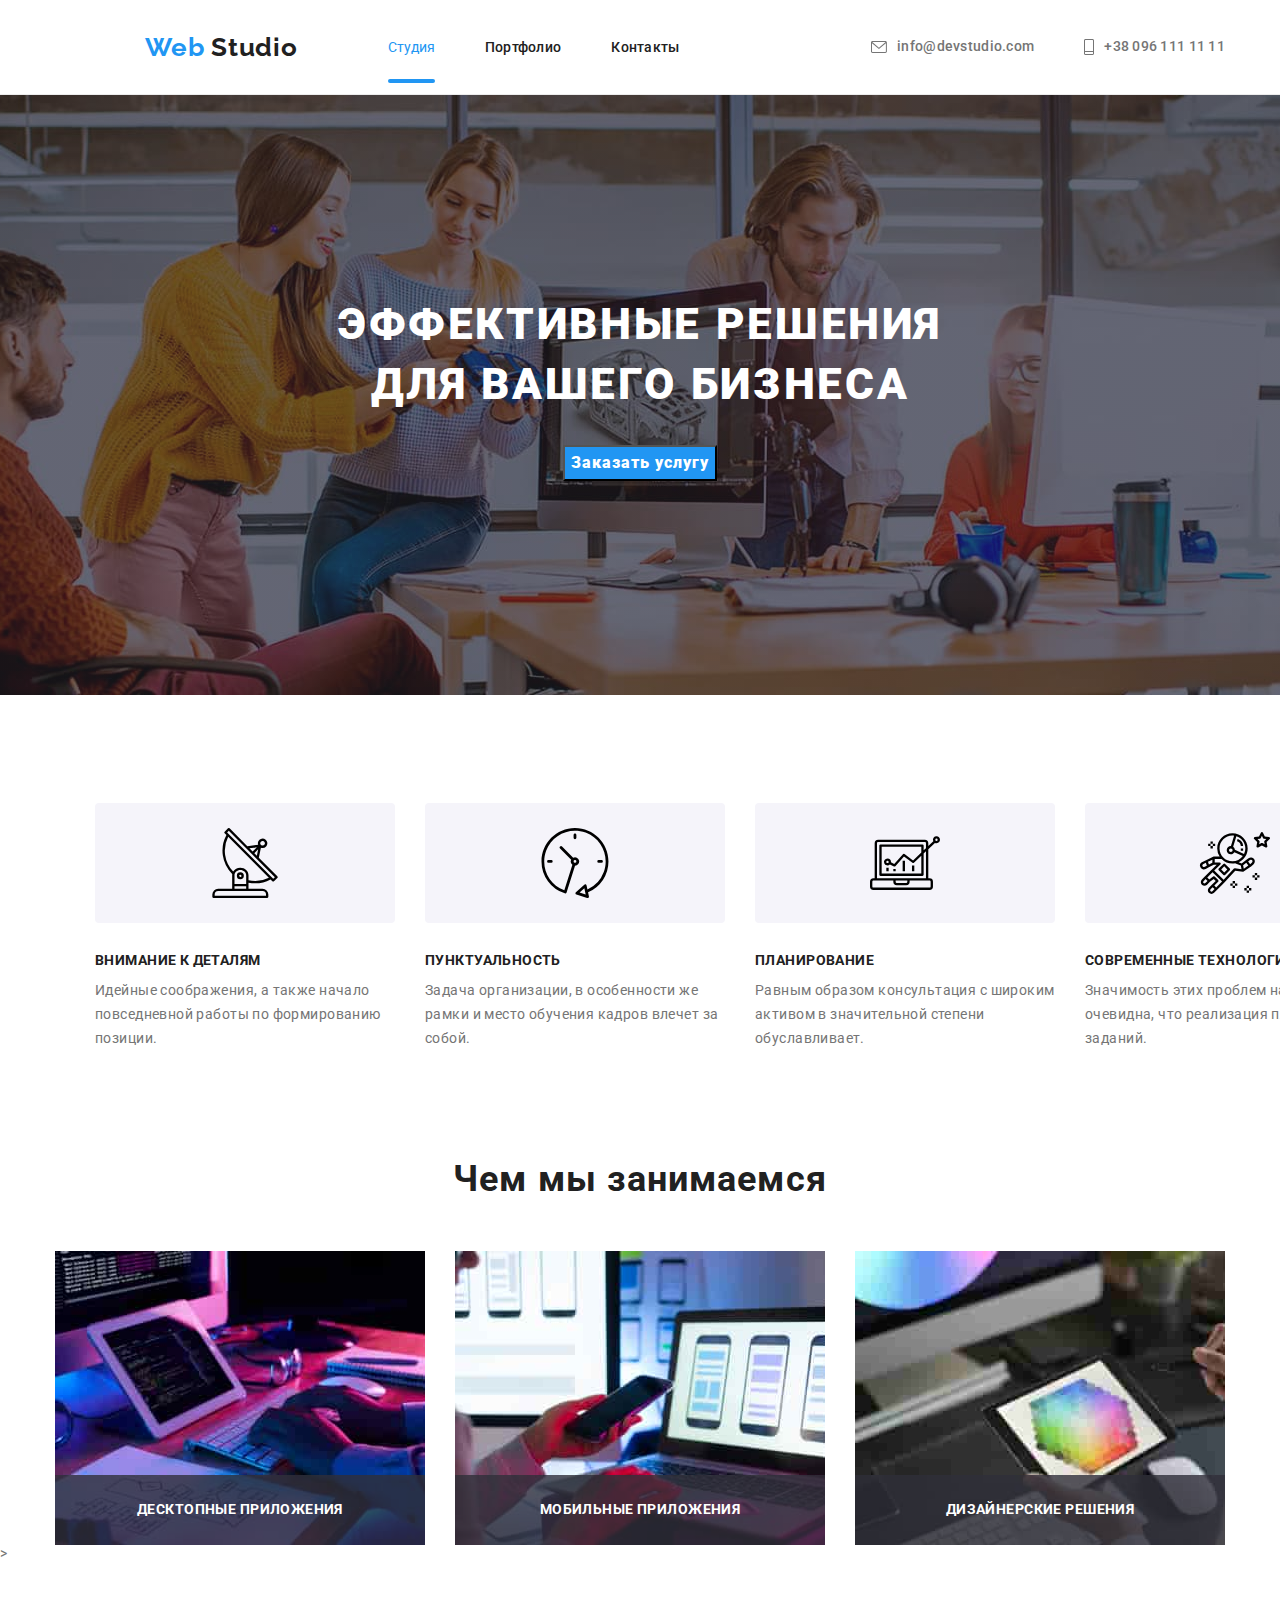
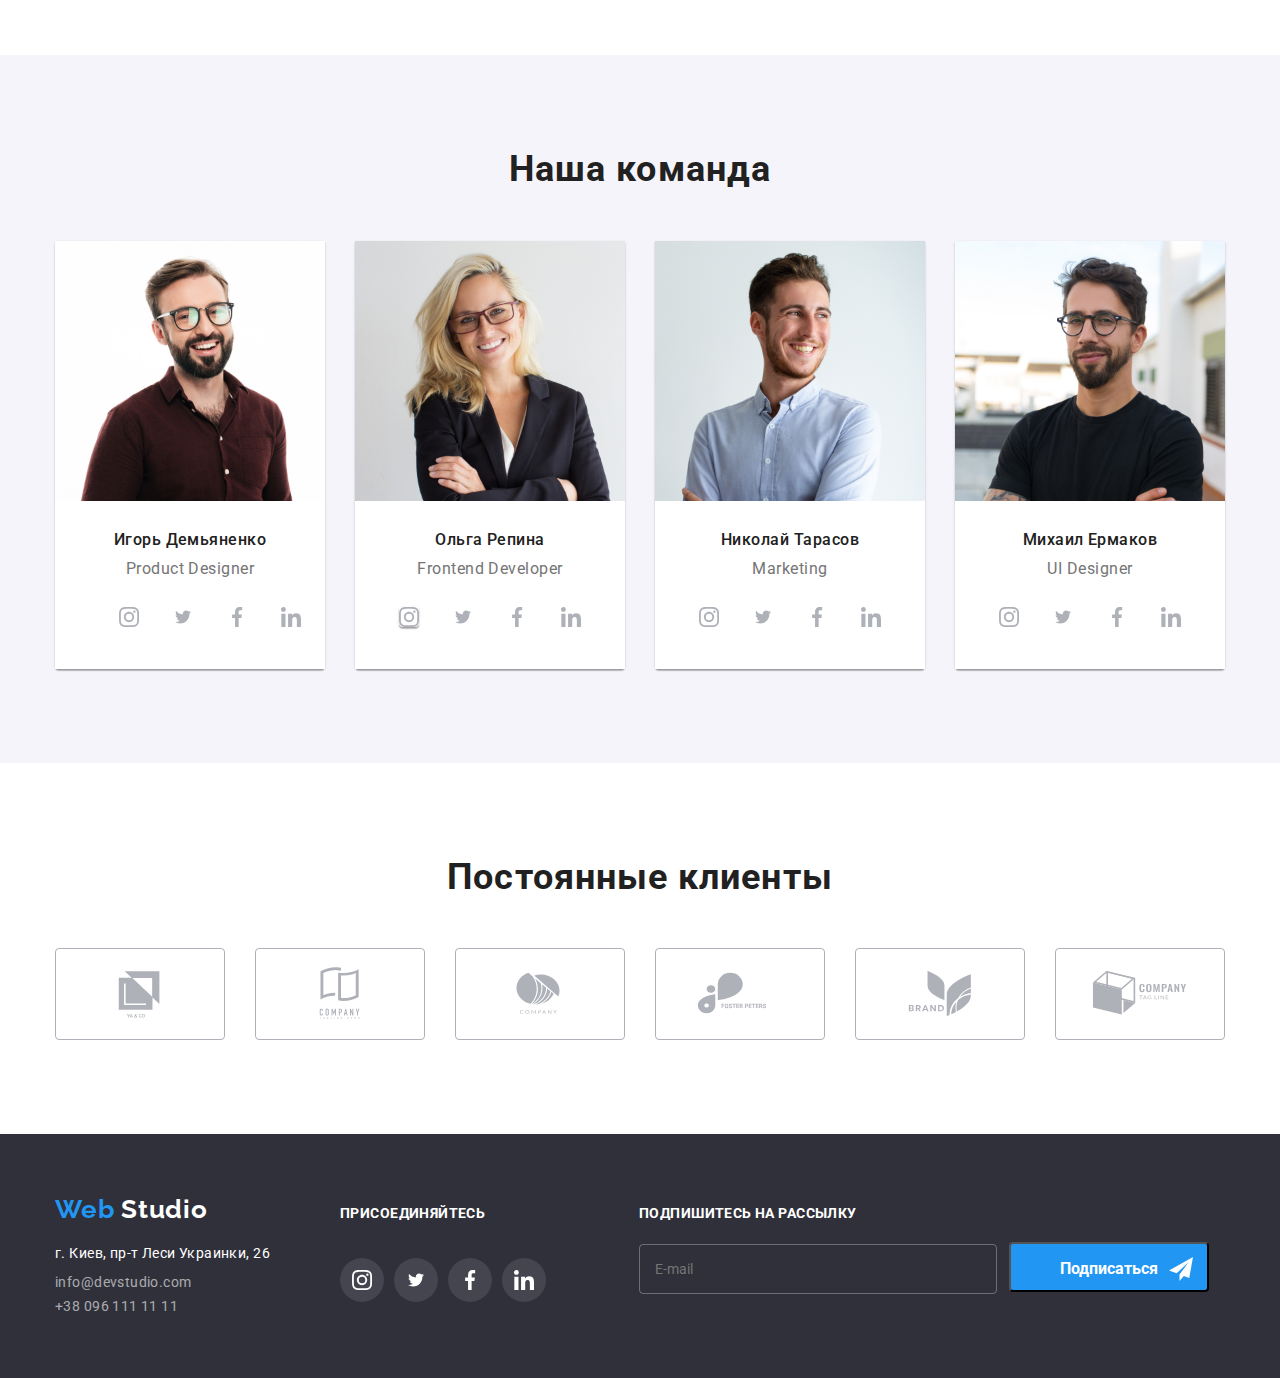
<file: index.html>
<!DOCTYPE html>
<html lang="ru">

<head>
    <meta charset="UTF-8">
    <meta http-equiv="X-UA-Compatible" content="IE=edge">
    <meta name="viewport" content="width=device-width, initial-scale=1.0">
    <title>Document</title>
    <link rel="preconnect" href="https://fonts.googleapis.com">
    <link rel="preconnect" href="https://fonts.gstatic.com" crossorigin>
    <link
        href="https://fonts.googleapis.com/css2?family=Raleway:wght@700&family=Roboto:wght@400;500;700;900&display=swap"
        rel="stylesheet">
    <link rel="stylesheet" href="https://cdn.jsdelivr.net/npm/modern-normalize@1.1.0/modern-normalize.min.css">
    <link rel="stylesheet" href="./css/main.min.css">
 </head>
  <body class="body">
    <header class="header">
        <div class="container container__header">
            <nav class="nav">
                <a href="" class="logo"> <span class=logo__begin>Web</span> <span
                    class=logo__end>Studio</span></a>

                <ul class="nav list">
                    <li class="nav__item"><a href="./index.html" class="nav__link--current link">Студия</a></li>
                    <li class="nav__item"><a class="nav__link link" href="./portfolio.html">Портфолио</a></li>
                    <li class="nav__item"><a class="nav__link link" href="">Контакты</a></li>

                </ul>
            </nav>

            <ul class="contacts">
                <li class="contacts__item ">
                    <a class="contacts__mail" href="mailto:info@devstudio.com">
                        <svg width="16px"  height="12px" class="contacts__envelope">
                            <use href="./Images/symbol-defs.svg#envelope">
                            </use>
                        </svg>
                        info@devstudio.com
                    </a>
                </li>
                <li class="contacts__item ">
                    <a class="contacts__number" href="tel:+380961111111">
                        <svg width="10px"  height="16px" class="contacts__phone">
                            <use href="./Images/symbol-defs.svg#smartphone">
                            </use>
                        </svg>+38 096 111 11 11
                    </a>
                </li>
            </ul>
        </div>
    </header>
    

    <main>

        <section class="hero">
            <h1 class="hero__title">Эффективные решения для вашего бизнеса
                
            </h1>
                <button data-modal-open class="button" type="button">Заказать услугу</button>
               
            <div class="backdrop is-hidden" data-modal>
                <div class="modal">
                    <button data-modal-close class="modal__btn">
                    <svg width="18px" height="18px" class="modal__icon">
                        <use href="./Images/symbol-defs.svg#close">
                        </use>
                    </svg></button>
                    <form class="form">
                        <b class="form__title" >Оставьте свои данные, мы вам перезвоним</b>
                       <div class="form__field">
                        <label class="form__label" for="name" >Имя</label>
                        <input class="form__input" type="text" name="name" id="name">
                        <svg class="form__icon" width="18px" height="18px">
                            <use  href="./Images/symbol-defs.svg#person"></use>
                        </svg>
                        </div>
                        <div class="form__field">
                        <label class="form__label" for="tel" >Телефон</label>
                        <input class="form__input" type="tel" name="tel" id="tel">
                        <svg class="form__icon" width="13px" height="13px">
                            <use  href="./Images/symbol-defs.svg#phone"></use>
                        </svg>
                        </div>
                        <div class="form__field">
                        <label class="form__label" for="email" >Почта</label>
                        <input class="form__input" type="email" name="email" id="email">
                        <svg class="form__icon" width="15px" height="12px">
                            <use  href="./Images/symbol-defs.svg#emaile"></use>
                        </svg>
                        </div>
                        <div class="form__field"> 
                        <label class="form__label" for="comment">Комментарий</label>
                        <textarea  class="form__comment"  name="comment" id="comment"  rows="10" placeholder="Введите текст"></textarea>
                        </div>
                       <div class="form__field" >
                        <label class="form__label policy" for="policy">
                            <input class="checkbox" type="checkbox" id="policy">
                            <span class="checkbox__icon">

                            </span>
                            <span class="checkbox__text">Соглашаюсь с рассылкой и принимаю </span>
                            
                            <a class="checkbox__link" href=""> Условия договора</a>
                        </label>
                        </div>
                          
                        <button class="form__btn" type="submit">Отправить
                        </button>
                       
                    </form>
                </div>
            </div>
        </section>
       
        <!-- СЕКЦИЯ Особенности -->
        <section class="features">
            <div class="container">
                <h2  hidden
                class="section__title">Особенности</h2>
                    <ul class="features__list">
                        <li class="features__item list">
                            <div class="features__image">
                                <svg class="features__icon">
                                    <use href="./Images/symbol-defs.svg#antenna"></use>
                                </svg>
                            </div>
                        <h3 class="features__title">Внимание к деталям</h3>
                        <p class="features__desс">Идейные соображения, а также начало повседневной работы по формированию позиции.</p>
                        </li>
                        <li class="features__item list">
                            <div class="features__image">
                                <svg class="features__icon">
                                    <use href="./Images/symbol-defs.svg#clock"></use>
                                </svg>
                            </div>
                            <h3 class="features__title">Пунктуальность</h3>
                            <p class="features__desс">Задача организации, в особенности же рамки и место обучения кадров влечет за собой.</p>
                        </li>
                        <li  class="features__item list">
                            <div class="features__image">
                                <svg class="features__icon">
                                <use href="./Images/symbol-defs.svg#diagram"></use>
                                </svg>
                            </div>
                            <h3 class="features__title">Планирование</h3>
                            <P class="features__desс">Равным образом консультация с широким активом в значительной степени обуславливает.</P>
                        </li>
                        <li class="features__item list">
                            <div class="features__image">
                                <svg class="features__icon">
                                    <use href="./Images/symbol-defs.svg#astronaut"></use>
                                </svg>
                            </div>
                            <h3 class="features__title">Современные технологии</h3>
                            <p class="features__desс" >Значимость этих проблем настолько очевидна, что реализация плановых заданий.</p>
                        </li>
                    </ul>
            </div>
                    
        </section>   
                
        <!-- Секция Чем мы занимаемся -->
        <section class="activities">
            <div class="container">
            <h2 class="section__title">Чем мы занимаемся</h2>
                <ul class="activities__list list">
                    <li class="activities__item"> <img src="./Images/pic1.jpg" alt="Десктоп" width="370">
                    <div class="activities__header">
                        <h3 class="activities__title">Десктопные приложения</h3>
                    </div>
                    </li>
                    <li class="activities__item"> <img src="./Images/pic2.jpg" alt="Мобильные приложения" width="370">
                        <div class="activities__header">
                            <h3 class="activities__title">Мобильные приложения</h3>
                        </div>
                    </li>
                    <li class="activities__item"> <img src="./Images/pic3.jpg" alt="Графика" width="370">
                        <div class="activities__header">
                            <h3 class="activities__title">Дизайнерские решения</h3>
                        </div>
                    </li>

                </ul>
            </div>>

        </section>
        <!-- Секция Наша команда -->
        <section class="team">
            <div class="container"><h2 class="section__title">Наша команда</h2>
                <ul class="team__list list">
                    <li class="team__item">
                        <img src="./Images/photo1.jpg" alt="Игорь Демьяненко" width="270">
                       <div class="team__member"> <h3 class="team__name">Игорь Демьяненко</h3>
                        <p class="team__job">Product Designer</p>
                        <ul class="social-net">
                            <li class="social-net__item">
                               <a class="social-net__link" href="" >
                                    <svg width="20px" height="20px" class="social-net__icon">
                                        <use
                                            href="./Images/symbol-defs.svg#instagram">
                                        </use>
                                    </svg>
                                </a>
                            </li>
                            <li class="social-net__item">
                               <a class="social-net__link" href="">
                                <svg width="20px" height="16px" class="social-net__icon">
                                    <use
                                        href="./Images/symbol-defs.svg#twitter">
                                    </use>
                                </svg>
                               </a>
                            </li>
                            <li class="social-net__item">
                                <a class="social-net__link" href="">
                                    <svg  width="20px" height="20px" class="social-net__icon">
                                        <use
                                            href="./Images/symbol-defs.svg#facebook">
                                        </use>
                                    </svg>
                                </a>
                            </li>
                            <li class="social-net__item">
                                <a class="social-net__link" href="">
                                    <svg width="20px" height="20px" class="social-net__icon">
                                        <use
                                            href="./Images/symbol-defs.svg#linkedin">
                                        </use>
                                    </svg>
                                </a>
                            </li>
                        </ul>
                        </div>
                    </li>
                    <li class="team__item">
                        <img src="./Images/photo2.jpg" alt="Ольга Репина" width="270">
                        <div class="team__member"><h3 class="team__name">Ольга Репина</h3>
                        <p class="team__job">Frontend Developer</p>
                        <ul class="social-net list">
                            <li class="social-net__item">
                                <a class="social-net__link" href="">
                                    <svg width="20px" height="20px" class="team__item">
                                        <use
                                            href="./Images/symbol-defs.svg#instagram">
                                        </use>
                                    </svg>
                                </a>
                            </li>
                            <li class="social-net__item">
                                <a class="social-net__link" href="">
                                    <svg width="20px" height="16px" class="social-item">
                                        <use
                                            href="./Images/symbol-defs.svg#twitter">
                                        </use>
                                    </svg>
                                </a>
                            </li>
                            <li class="social-net__item">
                                <a class="social-net__link"
                                href="">
                                    <svg width="20px" height="20px" class="social-item">
                                        <use
                                            href="./Images/symbol-defs.svg#facebook">
                                        </use>
                                    </svg>
                                </a>
                            </li>
                            <li class="social-net__item">
                                <a class="social-net__link"     href="">
                                <svg width="20px" 
                                height="20px" class="social-item">
                                    <use
                                        href="./Images/symbol-defs.svg#linkedin">
                                    </use>
                                </svg>
                               </a>
                            </li>
                        </ul>
                        </div>
                    </li>
                    <li class="team__item">
                        <img src="./Images/photo3.jpg" alt="Николай Тарасов" width="270">
                        <div class="team__member"><h3 class="team__name">Николай Тарасов</h3>
                            <p class="team__job">Marketing</p>
                            <ul class="social-net list">
                                <li class="social-net__item">
                                    <a class="social-net__link"  href="">
                                        <svg width="20px" height="20px"
                                        class="social-item">

                                            <use
                                                href="./Images/symbol-defs.svg#instagram">
                                            </use>
                                        </svg>
                                    </a>
                                </li>
                                <li class="social-net__item">
                                    <a class="social-net__link" href="">
                                        <svg width="20px" height="16px" class="social-item">
                                            <use
                                                href="./Images/symbol-defs.svg#twitter">
                                            </use>
                                        </svg>
                                    </a>
                                </li>
                                <li class="social-net__item">
                                    <a class="social-net__link"     href="">
                                        <svg width="20px" height="20px" class="social-item">
                                            <use
                                                href="./Images/symbol-defs.svg#facebook">
                                            </use>
                                        </svg>
                                    </a>
                                </li>
                                <li class="social-net__item">
                                    <a class="social-net__link"     href="">
                                        <svg width="20px" height="20px" class="social-item">
                                            <use
                                                href="./Images/symbol-defs.svg#linkedin">
                                            </use>
                                        </svg>
                                    </a>
                                </li>
                            </ul>
                            
                            </div>
                    </li>
                    <li class="team__item">
                        <img src="./Images/photo4.jpg" alt="Михаил Ермаков" width="270">
                        <div class="team__member"><h3 class="team__name">Михаил Ермаков</h3>
                            <p class="team__job">UI Designer</p>
                            <ul class="social-net list">
                                <li class="social-net__item">
                                    <a class="social-net__link"     href="">
                                    <svg width="20px" height="20px" class="social-item">
                                        <use
                                            href="./Images/symbol-defs.svg#instagram">
                                        </use>
                                    </svg>
                                   </a>
                                </li>
                                <li class="social-net__item">
                                    <a class="social-net__link"     href="">
                                    <svg width="20px" height="16px" class="social-item">
                                        <use
                                            href="./Images/symbol-defs.svg#twitter">
                                        </use>
                                    </svg>
                                   </a>
                                </li>
                                <li class="social-net__item">
                                    <a class="social-net__link"     href="">
                                        <svg width="20px" height="20px" class="social-item">
                                            <use
                                                href="./Images/symbol-defs.svg#facebook">
                                            </use>
                                        </svg>
                                    </a>
                                </li>
                                <li class="social-net__item">
                                    <a class="social-net__link"     href="">
                                    <svg width="20px" height="20px" class="social-item">
                                        <use
                                            href="./Images/symbol-defs.svg#linkedin">
                                        </use>
                                    </svg>
                                   </a>
                                </li>
                            </ul></div>
                    </li>
    
                </ul></div>
            
        </section>

 <!-- Секция Постоянные клиенты -->
        <section class="clients">
            <div class="container">
                <h2 class="section__title">Постоянные клиенты</h2>
                <ul class="clients-list list">
                    <li class="clients-list__item">
                        <a class="clients-list__link"   href="">
                            <svg width="106px" height="60px" class="clients-list__icon">
                                <use href="./Images/symbol-defs.svg#logo1">
                                </use>
                            </svg>
                        </a>
                    </li>
                    <li class="clients-list__item">
                        <a class="clients-list__link"   href="">
                            <svg width="106px" height="60px" class="clients-list__icon">
                                <use href="./Images/symbol-defs.svg#logo2">
                                </use>
                            </svg>
                        </a>
                    </li>
                    <li class="clients-list__item">
                        <a class="clients-list__link"   href="">
                            <svg width="106px" height="60px" class="clients-list__icon">
                                <use href="./Images/symbol-defs.svg#logo3">
                                </use>
                            </svg>
                        </a>   
                    </li>
                    <li class="clients-list__item">
                        <a class="clients-list__link"   href="">
                            <svg width="106px" height="60px" class="clients-list__icon">
                                <use href="./Images/symbol-defs.svg#logo4">
                                </use>
                            </svg>
                        </a>
                    </li>
                    <li class="clients-list__item">
                        <a class="clients-list__link"   href="">
                            <svg width="106px" height="60px" class="clients-list__icon">
                                <use href="./Images/symbol-defs.svg#logo5">
                                </use>
                            </svg>
                        </a>
                    </li>
                    <li class="clients-list__item">
                        <a class="clients-list__link"   href="">
                            <svg width="106px" height="60px" class="clients-list__icon">
                                <use href="./Images/symbol-defs.svg#logo6">
                                </use>
                            </svg>
                        </a>
                    </li>
                </ul>
            </div>
        </section>   
    </main>
    <footer class="footer">
            <div class="container footer__container">
                <div>
                    <a href="" class="logo footer__logo"> <span class=logo__begin>Web</span> <span
                        class=logo__end--reverse>Studio</span></a>
                    <address class="add">
                        <p class="add__post">г. Киев, пр-т Леси Украинки, 26</p>
                        <ul class="list">
                            <li><a class="add__contacts" href="mailto:info@devstudio.com">info@devstudio.com</a>
                            </li>
                            <li><a class="add__contacts" href="tel:+380961111111">+38 096 111 11 11</a></li>
                        </ul>
                    </address>
                </div>
                    <div class="join">
                        <h3 class="join__title">ПРИСОЕДИНЯЙТЕСЬ</h3>
                        <ul class="social-net join__net list">
                            <li class="social-net__item join__item">
                               <a class="social-net__link" href="">
                                    <svg width="20px" height="20px" class="social-net__icon join__icon">
                                        <use
                                            href="./Images/symbol-defs.svg#instagram">
                                        </use>
                                    </svg>
                                </a>
                            </li>
                            <li class="social-net__item join__item">
                               <a class="social-net__link" href="">
                                <svg width="20px" height="16px" class="social-net__icon join__icon">
                                    <use
                                        href="./Images/symbol-defs.svg#twitter">
                                    </use>
                                </svg>
                               </a>
                            </li>
                            <li class="social-net__item join__item">
                                <a class="social-net__link" href="">
                                    <svg width="20px" height="20px"  class="social-net__icon join__icon">
                                        <use
                                            href="./Images/symbol-defs.svg#facebook">
                                        </use>
                                    </svg>
                                </a>
                            </li>
                            <li class="social-net__item join__item">
                                <a class="social-net__link" href="">
                                    <svg width="20px" height="20px" class="social-net__icon join__icon">
                                        <use
                                            href="./Images/symbol-defs.svg#linkedin">
                                        </use>
                                    </svg>
                                </a>
                            </li>
                        </ul>

                    </div>
                <div class="subscribe">
                    <form>
                        <h3 class="join__title">ПОДПИШИТЕСЬ НА РАССЫЛКУ</h3>
                    <label  for="subscribe"></label>
                    <div class="subscribe__field"><input class="subscribe__input" type="email" name="subscribe" id="subscribe" placeholder="E-mail">
                        <button class="subscribe__btn" type="submit">Подписаться
                            <svg class="subscribe__icon" width="24px" height="24px">
                                <use href="./Images/symbol-defs.svg#send">
                                </use>
                            </svg>
                        </button></div>
                    
                    </form>
                </div>
            </div>
    </footer>
    <script src="./js/modal.js"></script>
    </body>
</html>
</file>
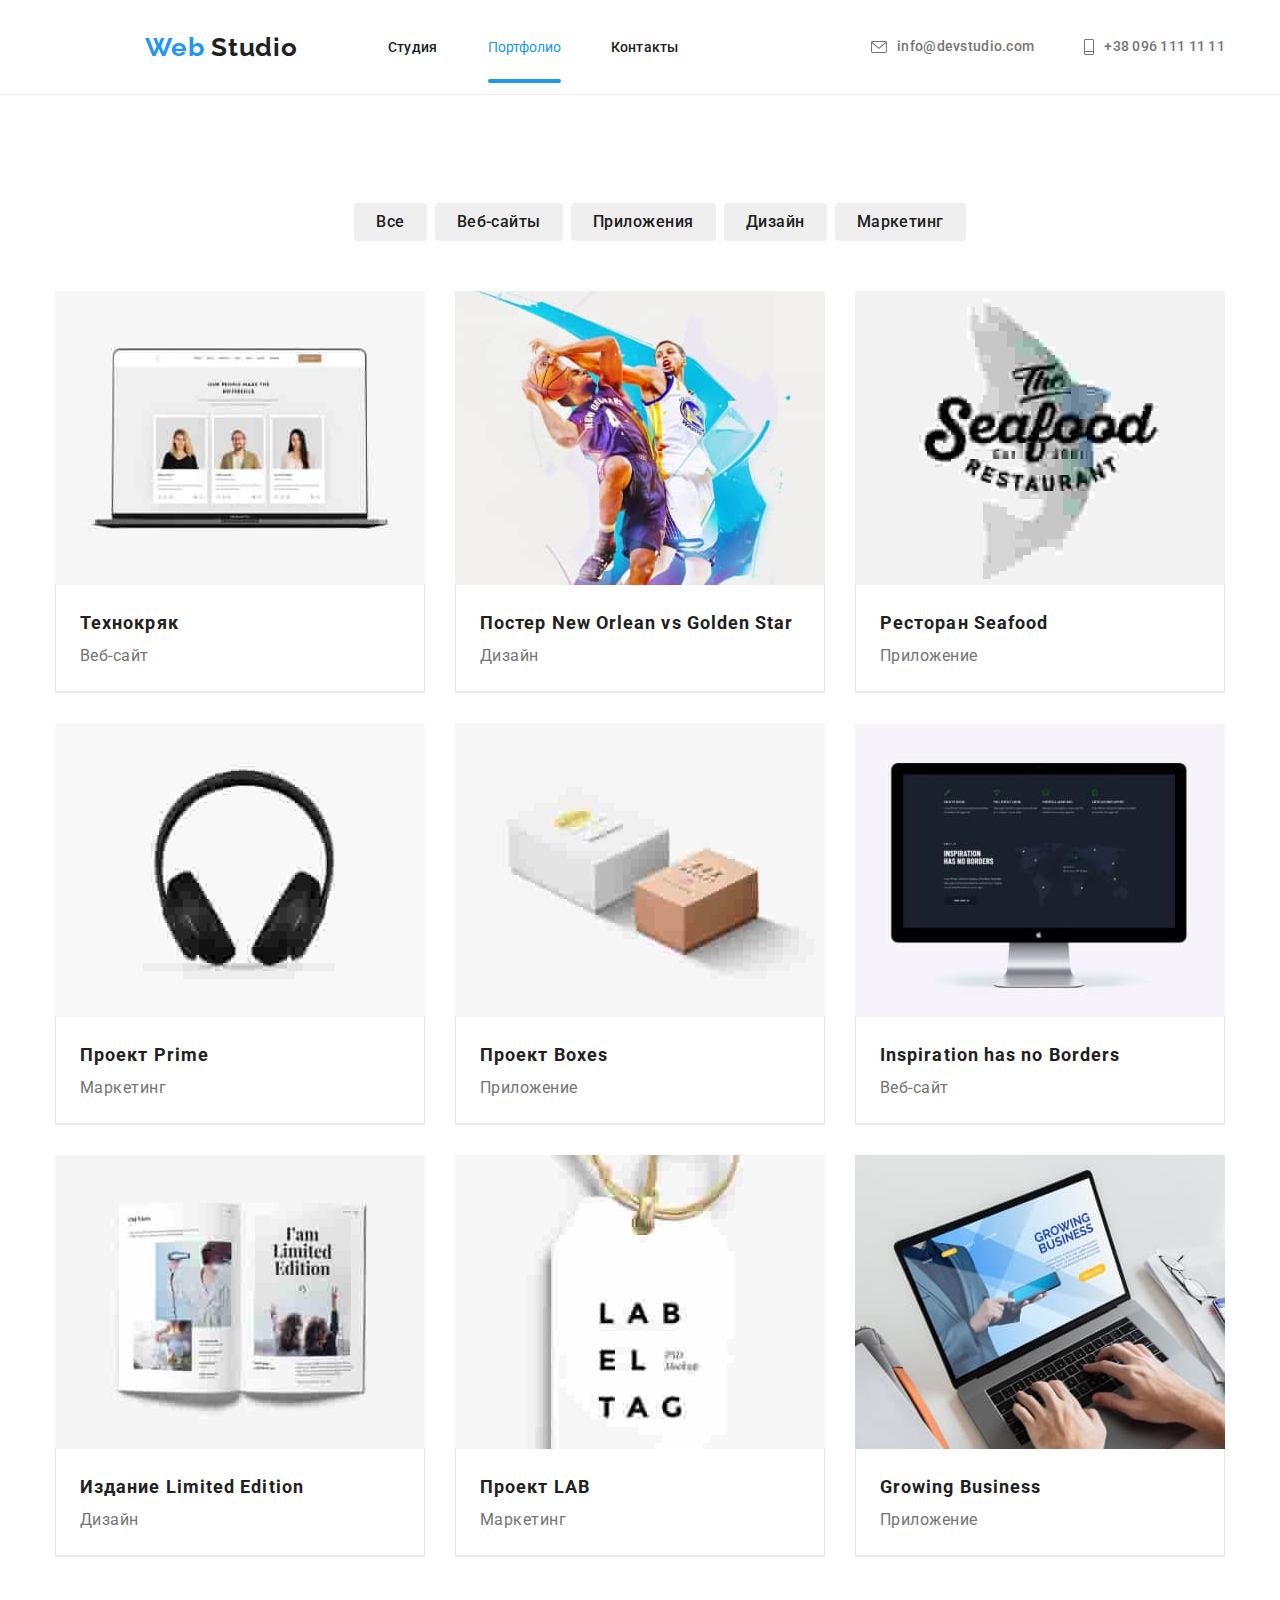
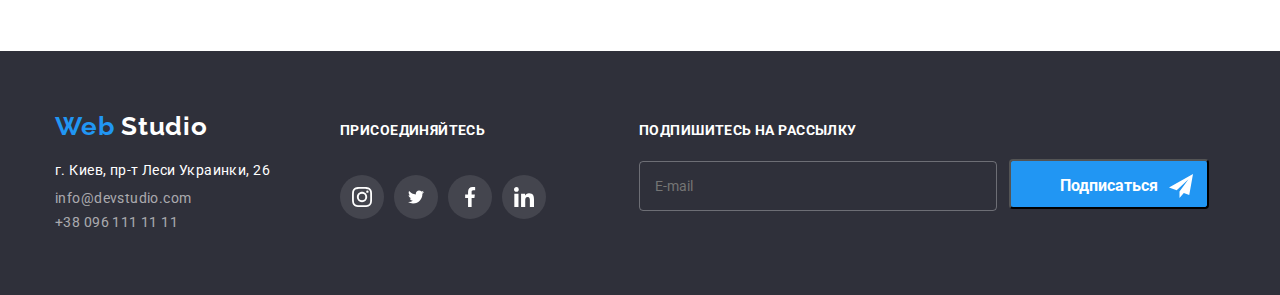
<file: portfolio.html>
<!DOCTYPE html>
<html lang="ru">
<head>
    <meta charset="UTF-8">
    <meta http-equiv="X-UA-Compatible" content="IE=edge">
    <meta name="viewport" content="width=device-width, initial-scale=1.0">
    <title>Document</title>
   <link rel="preconnect" href="https://fonts.googleapis.com">
    <link rel="preconnect" href="https://fonts.gstatic.com" crossorigin>
    <link href="https://fonts.googleapis.com/css2?family=Raleway:wght@700&family=Roboto:wght@400;500;700;900&display=swap" rel="stylesheet">
    <link rel="stylesheet" href="https://cdn.jsdelivr.net/npm/modern-normalize@1.1.0/modern-normalize.min.css">
    <link rel="stylesheet" href="./css/main.min.css">
</head>

<body class="body">
   <header class="header">
    <div class="container container__header">
        <nav class="nav">
            <a href="" class="logo"> <span class=logo__begin>Web</span> <span
                class=logo__end>Studio</span></a>
            <ul class="nav list">
                <li class="nav__item"><a href="./index.html" class="nav__link link">Студия</a></li>
                <li class="nav__item"><a class="nav__link--current link" href="./portfolio.html">Портфолио</a></li>
                <li class="nav__item"><a class="nav__link link" href="">Контакты</a></li>

            </ul>
        </nav>

        <ul class="contacts">
            <li class="contacts__item ">
                <a class="contacts__mail" href="mailto:info@devstudio.com">
                    <svg width="16px"  height="12px" class="contacts__envelope">
                        <use href="./Images/symbol-defs.svg#envelope">
                        </use>
                    </svg>
                    info@devstudio.com
                </a>
            </li>
            <li class="contacts__item list">
                <a class="contacts__number" href="tel:+380961111111">
                    <svg width="10px"  height="16px" class="contacts__phone">
                        <use href="./Images/symbol-defs.svg#smartphone">
                        </use>
                    </svg>+38 096 111 11 11
                </a>
            </li>
        </ul>
    </div>
    </header>
        <main>
            <section class="projects"><div class="container"><h1 hidden>Наши проекты</h1>
                <ul class="projects__list">
                    <li class="project__item"><button class= "project__button" type="button">Все</button>
                    </li>

                    <li class="project__item"><button  class= "project__button" type="button">Веб-сайты</button>
                    </li>

                    <li class="project__item"><button class= "project__button" type="button">Приложения</button>
                    </li>

                    <li class="project__item"><button class= "project__button" type="button">Дизайн</button>
                    </li>

                    <li class="project__item"><button class= "project__button" type="button">Маркетинг</button>
                    </li>
    
                </ul>
<!-- examples-->
            
                <ul class="examples list">
                    <li class="examples__item">
                        <a href="" class="examples__link">
                            <img  src="./Images/img1.jpg" alt="Окно браузера" width="370">
                                
                                <div class="examples__overlay">
                                    <p class="examples__text"> 
                                        Ресурс предлагает комплексные предложения с разным уровнем функционала и сервисов. Все это позволит посетителю получить исчерпывающие сведения о компании или частном лице.
                                    </p>
                                </div>
                            
                            <div class="examples__content"><h2 class="examples__name">Технокряк</h2>
                               <p class="examples__type">Веб-сайт</p>
                           </div>
                        </a>
                    </li>

                    <li class="examples__item">
                        <a href="" class="examples__link">
                        <img src="./Images/img2.jpg" alt="Постер" width="370">
                            <div class="examples__overlay">
                                <p class="examples__text"> 
                                    Ресурс предлагает комплексные предложения с разным уровнем функционала и сервисов. Все это позволит посетителю получить исчерпывающие сведения о компании или частном лице.
                                </p>
                            </div>
                       
                        <div class="examples__content"><h2 class="examples__name">Постер New Orlean vs Golden Star</h2>
                            <p class="examples__type">Дизайн</p>
                        </div></a>
                    </li>

                    <li class="examples__item">
                        <a href="" class="examples__link">
                        
                            <img src="./Images/img3.jpg" alt="Лого ресторана" width="370">
                            <div class="examples__overlay">
                                <p class="examples__text"> 
                                    Ресурс предлагает комплексные предложения с разным уровнем функционала и сервисов. Все это позволит посетителю получить исчерпывающие сведения о компании или частном лице.
                                </p>
                            </div>
                      
                        <div class="examples__content"><h2 class="examples__name">Ресторан Seafood</h2>
                            <p class="examples__type">Приложение</p>
                        </div></a>
                    </li>

                    <li class="examples__item">
                        <a href="" class="examples__link">
                        <img src="./Images/img4.jpg" alt="Наушники" width="370">
                            <div class="examples__overlay">
                                <p class="examples__text"> 
                                    Ресурс предлагает комплексные предложения с разным уровнем функционала и сервисов. Все это позволит посетителю получить исчерпывающие сведения о компании или частном лице.
                                </p>
                            </div>                     <div class="examples__content"><h2 class="examples__name">Проект Prime</h2>
                            <p class="examples__type">Маркетинг</p>
                        </div></a>
                    </li>

                    <li class="examples__item">
                        <a href="" class="examples__link">
                            <img src="./Images/img5.jpg" alt="Коробки" width="370">
                        <div class="examples__overlay">
                            <p class="examples__text"> 
                                Ресурс предлагает комплексные предложения с разным уровнем функционала и сервисов. Все это позволит посетителю получить исчерпывающие сведения о компании или частном лице.
                            </p>
                        </div>
                        <div class="examples__content"><h2 class="examples__name">Проект Boxes</h2>
                            <p class="examples__type">Приложение</p>
                        </div></a>
                    </li>

                    <li class="examples__item">
                        <a href="" class="examples__link">
                       <img src="./Images/img6.jpg" alt="Монитор" width="370"><div class="examples__overlay">
                            <p class="examples__text"> 
                                Ресурс предлагает комплексные предложения с разным уровнем функционала и сервисов. Все это позволит посетителю получить исчерпывающие сведения о компании или частном лице.
                            </p>
                        </div>
                        <div class="examples__content"><h2 class="examples__name">Inspiration has no Borders</h2>
                            <p class="examples__type">Веб-сайт</p>
                        </div></a>
                        
                    </li>
                    
                    <li class="examples__item">
                        <a href="" class="examples__link">
                        <img src="./Images/img7.jpg" alt="Журнал" width="370"><div class="examples__overlay">
                            <p class="examples__text"> 
                                Ресурс предлагает комплексные предложения с разным уровнем функционала и сервисов. Все это позволит посетителю получить исчерпывающие сведения о компании или частном лице.
                            </p>
                        </div>
                        <div class="examples__content"><h2 class="examples__name">Издание Limited Edition</h2>
                            <p class="examples__type">Дизайн</p>
                        </div></a>
                    </li>

                    <li class="examples__item">
                        <a href="" class="examples__link">
                        <img src="./Images/img8.jpg" alt="Ярлык" width="370"><div class="examples__overlay">
                            <p class="examples__text"> 
                                Ресурс предлагает комплексные предложения с разным уровнем функционала и сервисов. Все это позволит посетителю получить исчерпывающие сведения о компании или частном лице.
                            </p>
                        </div>
                        <div class="examples__content"><h2 class="examples__name">Проект LAB</h2>
                            <p class="examples__type">Маркетинг</p>
                        </div>
                        </a>
                    </li>

                    <li class="examples__item">
                        <a href="" class="examples__link">
                        <img src="./Images/img9.jpg" alt="Ноутбук" width="370"><div class="examples__overlay">
                            <p class="examples__text"> 
                                Ресурс предлагает комплексные предложения с разным уровнем функционала и сервисов. Все это позволит посетителю получить исчерпывающие сведения о компании или частном лице.
                            </p>
                        </div>
                        <div class="examples__content"><h2 class="examples__name">Growing Business</h2>
                            <p class="examples__type">Приложение</p>
                        </div>
                        </a>
                    </li>

                </ul>
            </div>
        </section>

        </main>
        <footer class="footer">
            <div class="container footer__container">
                <div>
                    <a href="" class="logo footer__logo"> <span class=logo__begin>Web</span> <span
                        class=logo__end--reverse>Studio</span></a>
                    <address class="add">
                        <p class="add__post">г. Киев, пр-т Леси Украинки, 26</p>
                        <ul class="list">
                            <li><a class="add__contacts" href="mailto:info@devstudio.com">info@devstudio.com</a>
                            </li>
                            <li><a class="add__contacts" href="tel:+380961111111">+38 096 111 11 11</a></li>
                        </ul>
                    </address>
                </div>
                    <div class="join">
                        <h3 class="join__title">ПРИСОЕДИНЯЙТЕСЬ</h3>
                        <ul class="social-net list">
                            <li class="social-net__item join__item">
                               <a class="social-net__link" href="">
                                    <svg width="20px" height="20px" class="social-net__icon join__icon">
                                        <use
                                            href="./Images/symbol-defs.svg#instagram">
                                        </use>
                                    </svg>
                                </a>
                            </li>
                            <li class="social-net__item join__item">
                               <a class="social-net__link" href="">
                                <svg width="20px" height="16px" class="social-net__icon join__icon">
                                    <use
                                        href="./Images/symbol-defs.svg#twitter">
                                    </use>
                                </svg>
                               </a>
                            </li>
                            <li class="social-net__item join__item">
                                <a class="social-net__link" href="">
                                    <svg width="20px" height="20px"  class="social-net__icon join__icon">
                                        <use
                                            href="./Images/symbol-defs.svg#facebook">
                                        </use>
                                    </svg>
                                </a>
                            </li>
                            <li class="social-net__item join__item">
                                <a class="social-net__link" href="">
                                    <svg width="20px" height="20px" class="social-net__icon join__icon">
                                        <use
                                            href="./Images/symbol-defs.svg#linkedin">
                                        </use>
                                    </svg>
                                </a>
                            </li>
                        </ul>

                    </div>
                <div class="subscribe">
                    <form>
                        <h3 class="join__title">ПОДПИШИТЕСЬ НА РАССЫЛКУ</h3>
                    <label  for="subscribe"></label>
                    <div class="subscribe__field"><input class="subscribe__input" type="email" name="subscribe" id="subscribe" placeholder="E-mail">
                        <button class="subscribe__btn" type="submit">Подписаться
                            <svg class="subscribe__icon" width="24px" height="24px">
                                <use href="./Images/symbol-defs.svg#send">
                                </use>
                            </svg>
                        </button></div>
                    
                    </form>
                </div>
            </div> 
        </footer>
</body>
</html>
</file>
<file: css/main.min.css>
:root{--main-font-family:Roboto,
    sans-serif;--secondary-font-family:Raleway,
    sans-serif;--primary-text-color:#757575;--title-text-color:rgba(33, 33, 33, 1);--accent-color:#2196F3;--primary-background-color:#FFFFFF;--secondary-background-color:rgba(245, 244, 250, 1);--dark-background-color: rgba(47, 48, 58, 1);--primary-white-color: rgba(255, 255, 255, 1);--examples-item-gap:30px}.body{font-family:var(--main-font-family);font-size:14px;line-height:1.18;background-color:var(--primary-background-color);color:var(--primary-text-color)}h1,h2,h3,h4,h5,h6,p{margin:0px;margin:0px}.list{list-style:none;margin:0px;padding:0px}.link{text-decoration:none;font:var(--main-font-family)}img{display:block}.section__title{margin-bottom:50px;font-weight:700;font-size:36px;line-height:1.16;text-align:center;letter-spacing:0.03em;color:var(--title-text-color)}.container{width:1200px;margin-left:auto;margin-right:auto;padding-left:15px;padding-right:15px}.container__header{display:flex;align-items:center}.footer__container{display:flex;align-items:baseline}.header{padding-top:25px;padding-bottom:25px;border-bottom:1px solid #ECECEC}.nav{display:flex;align-items:center;margin-left:90px;text-decoration:none}.nav__item{transition:color 250ms cubic-bezier(0.4, 0, 0.2, 1)}.nav__item:not(:last-child){margin-right:50px}.nav__link{color:var(--title-text-color);font-weight:500;font-size:14px;line-height:1.14;letter-spacing:0.02em}.nav__link:hover,.nav__link:focus{color:var(--accent-color)}.nav__link--current{position:relative;color:var(--accent-color);padding-bottom:28px}.nav__link--current::after{position:absolute;bottom:0;left:0;content:"";display:block;width:100%;height:4px;border-radius:2px;background-color:var(--accent-color)}.logo{font-family:var(--secondary-font-family);font-size:26px;font-weight:700;line-height:1.19;letter-spacing:0.03em;text-decoration:none}.logo__begin{color:var(--accent-color)}.logo__end{color:var(--title-text-color)}.logo__end--reverse{color:var(--primary-white-color)}.footer__logo{margin-bottom:20px;display:block}.contacts{display:flex;margin-left:auto}.contacts__item{list-style:none;align-items:center;color:#757575;transition:color 250ms cubic-bezier(0.4, 0, 0.2, 1),fill 250ms cubic-bezier(0.4, 0, 0.2, 1)}.contacts__item:not(:last-child){margin-right:50px}.contacts__envelope{display:block;margin-right:10px;fill:currentColor}.contacts__mail{display:flex;align-items:center;font-weight:500;font-size:14px;line-height:1.14;letter-spacing:0.02em;text-decoration:none;color:var(--primary-text-color);transition:color 250ms cubic-bezier(0.4, 0, 0.2, 1)}.contacts__phone{display:block;margin-right:10px;fill:currentColor}.contacts__number{display:flex;align-items:center;font-weight:500;font-size:14px;line-height:1.14;letter-spacing:0.02em;text-decoration:none;color:var(--primary-text-color);transition:color 250ms cubic-bezier(0.4, 0, 0.2, 1)}.contacts__item>:hover,.contacts__item>:focus{color:var(--accent-color);fill:var(--accent-color)}.hero{padding-top:200px;padding-bottom:200px;background-color:var(--dark-background-color);background-image:linear-gradient(to right, rgba(47,48,58,0.4), rgba(47,48,58,0.4)),url(../Images/hero.jpg);background-repeat:no-repeat;background-position:center;background-size:cover;height:600px;max-width:1600px;margin:0 auto;text-align:center}.hero__title{font-weight:900;font-size:44px;line-height:1.36;text-transform:uppercase;letter-spacing:0.06em;width:696px;margin:0 auto;margin-bottom:30px;color:var(--primary-white-color)}.button{font-family:inherit;font-weight:900;font-size:16px;line-height:1.87;align-items:center;letter-spacing:0.06em;color:var(--primary-white-color);background-color:var(--accent-color);cursor:pointer;transition:background-color 250ms cubic-bezier(0.4, 0, 0.2, 1)}.button:hover,.button:focus{background-color:#2196f3}.backdrop{position:fixed;top:0;left:0;z-index:8;width:100%;height:100%;background-color:rgba(0,0,0,0.2);opacity:1;visibility:visible;transition:opacity 250ms cubic-bezier(0.4, 0, 0.2, 1),visibility 250ms cubic-bezier(0.4, 0, 0.2, 1)}.backdrop.is-hidden{opacity:0;pointer-events:none;visibility:hidden}.modal{position:absolute;top:50%;left:50%;transform:translate(-50%, -50%) scale(1);z-index:9;width:528px;height:581px;background-color:#fff;border-radius:4px}.backdrop.is-hidden.modal{transform:translate(-50%, -50%) scale(0.8)}.modal__btn{position:absolute;top:8px;right:8px;z-index:9;display:flex;justify-content:center;align-items:center;width:30px;height:30px;padding:10px;background-color:var(--primary-white-color);border:1px solid rgba(0,0,0,0.1);border-radius:50%}.modal__icon{color:#000;transition:fill 250ms cubic-bezier(0.4, 0, 0.2, 1)}.modal__btn:hover .modal__icon,.modal__btn:focus .modal__icon{fill:var(--accent-color)}.form{position:absolute;top:0;left:0;display:block;width:528px;height:581px;padding:40px 39px 40px 41px}.form__title{margin-bottom:12px;font-weight:700;font-size:20px;line-height:1.15;text-align:center;letter-spacing:0.03em;color:#212121}.form__field{position:relative;display:block;display:flex;flex-direction:column;align-items:flex-start;margin-bottom:10px}.form__label{margin-bottom:4px;font-size:12px}.form__input{width:100%;height:40px;margin:0;padding-left:42px;outline:none;border:1px solid rgba(33,33,33,0.2);border-radius:4px;cursor:pointer;transition:fill 250ms cubic-bezier(0.4, 0, 0.2, 1)}.form__input:hover,.form__input:focus{border:1px solid var(--accent-color)}.form__icon{position:absolute;top:30px;left:12px}.form__field:hover .form__icon,.form__field:focus .form__icon{fill:var(--accent-color)}.form__comment{width:448px;height:120px;resize:none;padding:16px 12px;outline:none;color:rgba(117,117,117,0.5);border:1px solid rgba(33,33,33,0.2);font-size:inherit;border-radius:4px;margin-bottom:20px}.form__comment:hover,.form__comment:focus{border:1px solid var(--accent-color)}.policy{display:flex;align-items:center}.form__btn{display:block;width:200px;height:50px;padding:10px 55px;background-color:var(--accent-color);color:var(--primary-white-color);box-shadow:0px 4px 4px rgba(0,0,0,0.15);border-radius:4px;margin-top:30px;margin-left:auto;margin-right:auto}.checkbox{appearance:none;position:absolute;transition:border-color 250ms cubic-bezier(0.4, 0, 0.2, 1)}.checkbox:hover+.checkbox__icon,.checkbox:focus+.checkbox__icon{border-color:var(--accent-color)}.checkbox__icon{display:block;width:16px;height:15px;margin:0;margin-right:9px;margin-left:12px;border:1px solid #212121}.checkbox:checked+.checkbox__icon{background-image:url(../icons/check.svg);background-size:contain;background-origin:content-box;background-color:var(--accent-color);border:var(--accent-color)}.checkbox__text{line-height:1.71;letter-spacing:0.03em;color:#757575}.checkbox__link{display:block;color:var(--accent-color);margin-left:2px}.features{padding-top:94px;padding-bottom:94px}.features__list{display:flex}.features__image{display:flex;align-items:center;justify-content:center;width:calc(100%/4)-30px;height:120px;background:#F5F4FA;border-radius:4px;margin-bottom:30px}.features__icon{display:block;width:calc(100%/4)-30px;height:70px}.features__item{width:calc(100%/4)-30px}.features__item:not(:last-child){margin-right:30px}.features__title{margin-bottom:10px;font-weight:700;font-size:14px;line-height:1.14;letter-spacing:0.03em;text-transform:uppercase;color:var(--title-text-color)}.features__desс{font-size:14px;line-height:1.71;letter-spacing:0.03em;color:var(--primary-text-color)}.activities{padding-bottom:94px}.activities__list{display:flex}.activities__item{position:relative;width:calc(100%-60px)/3}.activities__item:not(:last-child){margin-right:30px}.activities__header{position:absolute;display:inline-block;bottom:0;left:0;width:100%;height:70px;padding-top:27px;padding-bottom:27px;background-color:rgba(47,48,58,0.8);z-index:2}.activities__title{text-transform:uppercase;font-weight:700;font-size:14px;line-height:1.14;text-align:center;letter-spacing:0.03em;color:var(--primary-white-color)}.team{padding-top:94px;padding-bottom:94px;background-color:var(--secondary-background-color)}.team__list{display:flex}.team__item{width:calc(100%-90px)/4;box-shadow:0px 1px 3px rgba(0,0,0,0.12),0px 1px 1px rgba(0,0,0,0.14),0px 2px 1px rgba(0,0,0,0.2);border-radius:0px 0px 4px 4px}.team__item:not(:last-child){margin-right:30px}.team__member{padding-top:30px;padding-bottom:30px;background-color:var(--primary-background-color)}.team__name{font-weight:500;font-size:16px;line-height:1.18;text-align:center;letter-spacing:0.03em;color:var(--title-text-color);margin-bottom:10px}.team__job{font-size:16px;line-height:1.18;text-align:center;letter-spacing:0.03em;color:var(--primary-text-color)}.social-net{display:flex;justify-content:center;margin-top:16px}.social-net__item{display:flex;align-items:center;justify-content:center;border-radius:50%}.social-net__item:not(:last-child){margin-right:10px}.social-net__link{display:flex;width:44px;height:44px;align-items:center;justify-content:center;border-radius:50%;fill:#AFB1B8;transition:background-color 250ms cubic-bezier(0.4, 0, 0.2, 1),fill 250ms cubic-bezier(0.4, 0, 0.2, 1)}.social-net__link:hover,.social-net__link:focus{fill:var(--primary-white-color);background-color:var(--accent-color)}.social-net_icon{display:block}.clients{padding-top:94px;padding-bottom:94px}.clients-list{display:flex;justify-content:center;align-items:center}.clients-list__item{fill:#afb1b8}.clients-list__item:not(:last-child){margin-right:30px}.clients-list__link{display:block;display:flex;align-items:center;justify-content:center;width:170px;height:92px;box-sizing:border-box;border:1px solid #AFB1B8;border-radius:4px;transition:border 250ms cubic-bezier(0.4, 0, 0.2, 1)}.clients-list__link:hover,.clients-list__link:focus{border:1px solid var(--accent-color)}.clients-list__icon{display:block;fill:#afb1b8;transition:fill 250ms cubic-bezier(0.4, 0, 0.2, 1)}.clients-list__link:hover .clients-list__icon,.clients-list__link:focus .clients-list__icon{fill:var(--accent-color)}.footer{padding-top:60px;padding-bottom:60px;background-color:var(--dark-background-color)}.add{font-style:normal}.add__post{margin-bottom:9px;font-size:14px;line-height:1.17;letter-spacing:0.03em;color:var(--primary-white-color)}.add__contacts{font-size:14px;line-height:1.71;letter-spacing:0.03em;color:rgba(255,255,255,0.6);text-decoration:none;transition:text-decoration 250ms cubic-bezier(0.4, 0, 0.2, 1)}.add__contacts:not(:last-child){margin-bottom:9px}.add__contacts:hover,.add__contacts:focus{text-decoration:underline}.join{display:flex;flex-direction:column;margin-left:70px}.join__title{display:block;margin-bottom:20px;font-weight:700;font-size:14px;line-height:1.14;letter-spacing:0.03em;text-transform:uppercase;color:var(--primary-white-color)}.join__item{display:block;width:44px;height:44px;background-color:rgba(255,255,255,0.1);fill:var(--primary-white-color);transition:background-color 250ms cubic-bezier(0.4, 0, 0.2, 1)}.join__item:not(:last-child){margin-right:10px}.join__item:hover,.join__item:focus{background-color:var(--accent-color)}.join__icon{fill:var(--primary-white-color)}.subscribe{margin-left:93px}.subscribe__field{display:flex;align-items:baseline}.subscribe__input{display:block;width:358px;height:50px;margin-right:12px;padding:15px;color:var(--primary-white-color);border:1px solid rgba(255,255,255,0.3);background-color:transparent;border-radius:4px}.subscribe__input:focus{color:var(--primary-white-color)}.subscribe__btn{position:relative;width:200px;height:50px;padding:10px 28px;background-color:var(--accent-color);color:var(--primary-white-color);font-size:16px;font-weight:700;line-height:1.88;border-radius:4px}.subscribe__icon{position:absolute;top:13px;left:148px;margin-left:10px}.projects{padding-top:94px;padding-bottom:94px}.projects__list{display:flex;justify-content:center;margin-bottom:50px}.project__item{list-style:none}.project__item:not(:last-child){margin-right:8px}.project__button{padding:6px 22px;font-family:inherit;font-weight:500;font-size:16px;line-height:1.62;text-align:center;letter-spacing:0.03em;color:var(--title-text-color);background-color:var(-secondary-background-color);cursor:pointer;border:transparent;border-radius:4px;transition:background-color 250ms cubic-bezier(0.4, 0, 0.2, 1),color 250ms cubic-bezier(0.4, 0, 0.2, 1),box-shadow 250ms cubic-bezier(0.4, 0, 0.2, 1)}.project__button:hover,.project__button:focus{background-color:var(--accent-color);color:var(--primary-white-color);box-shadow:0px 3px 1px rgba(0,0,0,0.1),0px 1px 2px rgba(0,0,0,0.08),0px 2px 2px rgba(0,0,0,0.12);border-radius:4px}.examples{display:flex;flex-wrap:wrap;flex-basis:calc(100%/3 - var(--examples-item-gap));margin-left:calc(-1*var(--examples-item-gap));margin-top:calc(-1*var(--examples-item-gap))}.examples__item{width:370px;margin-left:var(--examples-item-gap);margin-top:var(--examples-item-gap);border-bottom:1px solid #eeeeee}.examples__link{position:relative;display:block;margin:0;padding:0;text-decoration:none;transition:box-shadow 250ms cubic-bezier(0.4, 0, 0.2, 1)}.examples__link:hover,.examples__link:focus{box-shadow:0px 1px 1px rgba(0,0,0,0.12),0px 4px 4px rgba(0,0,0,0.06),1px 4px 6px rgba(0,0,0,0.16)}.examples__overlay{position:absolute;width:370px;height:294px;top:0;left:0;background-color:rgba(33,150,243,0.9);opacity:0;overflow:hidden;transform:translatey(294px);transition:transform 250ms cubic-bezier(0.4, 0, 0.2, 1),opacity 250ms cubic-bezier(0.4, 0, 0.2, 1)}.examples__link:hover .examples__overlay{transform:translatey(0);opacity:1}.examples__text{position:absolute;color:var(--primary-white-color);padding:63px 24px;font-size:18px;line-height:1.56}.examples__content{border:1px solid #ece2e2;border-top:none;padding:20px 24px}.examples__name{font-weight:700;font-size:18px;line-height:2;letter-spacing:0.06em;color:var(--title-text-color)}.examples__type{font-size:16px;line-height:1.87;letter-spacing:0.03em;color:var(--primary-text-color)}
/*# sourceMappingURL=main.min.css.map */
</file>
